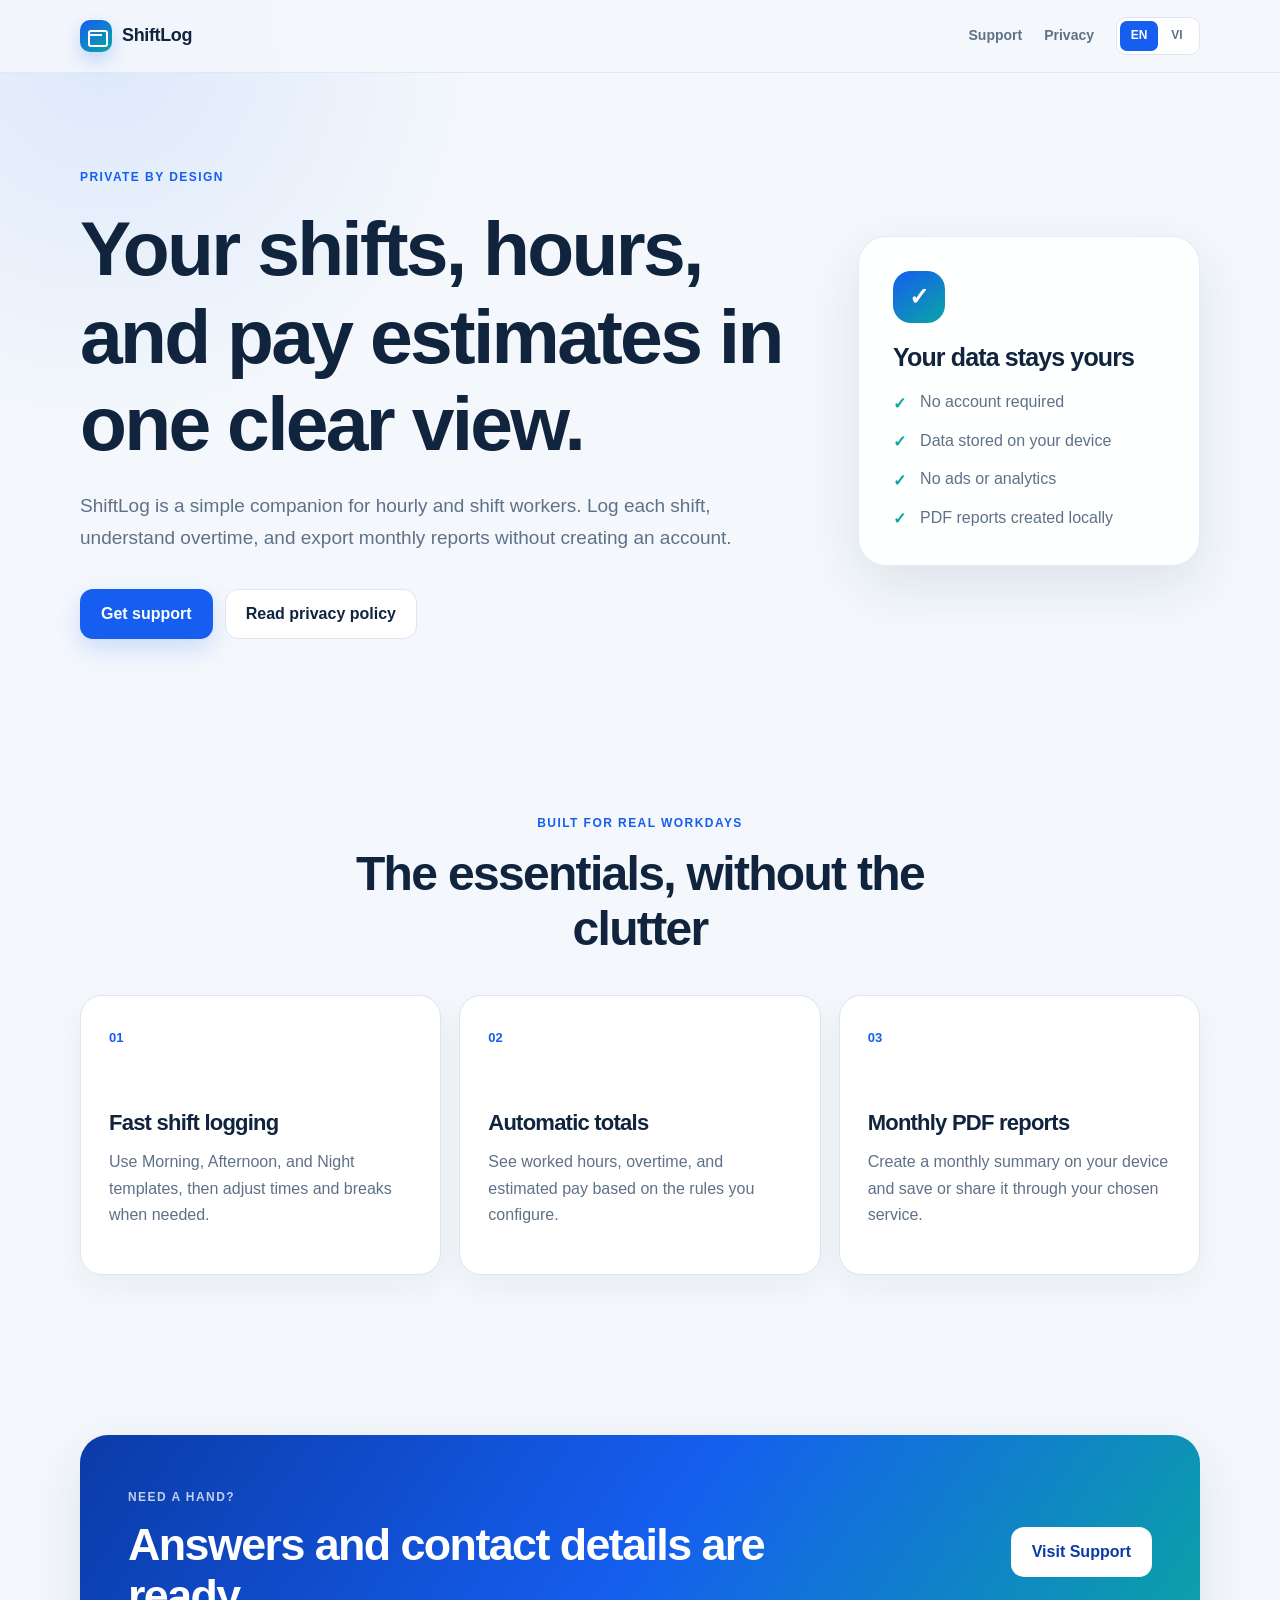
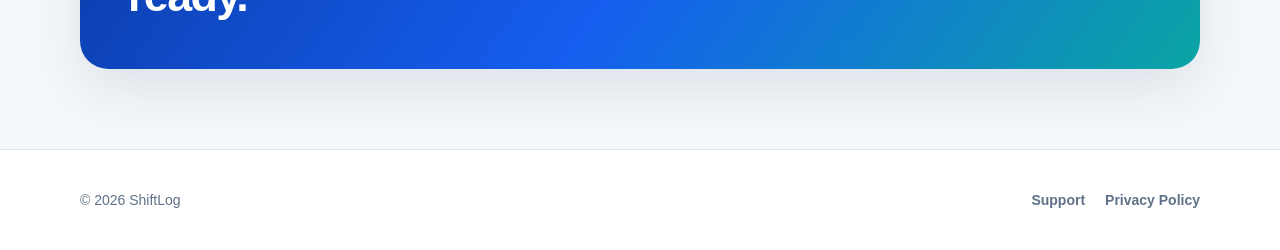
<file: index.html>
<!DOCTYPE html>
<html lang="en">
<head>
  <meta charset="UTF-8" />
  <meta name="viewport" content="width=device-width, initial-scale=1.0" />
  <meta name="theme-color" content="#155eef" />
  <title>ShiftLog - Shift tracking made simple</title>
  <meta
    name="description"
    content="ShiftLog helps shift workers track work hours, overtime, and estimated pay privately on their device."
  />
  <link rel="stylesheet" href="styles.css" />
  <script src="language.js" defer></script>
</head>
<body>
  <header class="site-header">
    <div class="nav container-wide">
      <a class="brand" href="index.html" aria-label="ShiftLog home">
        <span class="brand-mark" aria-hidden="true"></span>
        <span>ShiftLog</span>
      </a>
      <nav class="nav-links" aria-label="Primary navigation">
        <a href="support.html" data-en="Support" data-vi="Hỗ trợ">Support</a>
        <a href="privacy.html" data-en="Privacy" data-vi="Quyền riêng tư">Privacy</a>
        <div class="language-switcher" aria-label="Language">
          <button type="button" data-language="en">EN</button>
          <button type="button" data-language="vi">VI</button>
        </div>
      </nav>
    </div>
  </header>

  <main>
    <section class="hero container-wide">
      <div class="hero-copy">
        <span class="eyebrow" data-en="Private by design" data-vi="Riêng tư ngay từ thiết kế">
          Private by design
        </span>
        <h1
          data-en="Your shifts, hours, and pay estimates in one clear view."
          data-vi="Ca làm, giờ công và lương ước tính trong một giao diện rõ ràng."
        >
          Your shifts, hours, and pay estimates in one clear view.
        </h1>
        <p
          class="lead"
          data-en="ShiftLog is a simple companion for hourly and shift workers. Log each shift, understand overtime, and export monthly reports without creating an account."
          data-vi="ShiftLog là công cụ đơn giản dành cho người làm theo giờ và theo ca. Ghi ca, theo dõi tăng ca và xuất báo cáo tháng mà không cần tạo tài khoản."
        >
          ShiftLog is a simple companion for hourly and shift workers. Log each
          shift, understand overtime, and export monthly reports without creating
          an account.
        </p>
        <div class="hero-actions">
          <a class="button" href="support.html" data-en="Get support" data-vi="Nhận hỗ trợ">
            Get support
          </a>
          <a
            class="button secondary"
            href="privacy.html"
            data-en="Read privacy policy"
            data-vi="Đọc chính sách riêng tư"
          >
            Read privacy policy
          </a>
        </div>
      </div>

      <div class="privacy-card" aria-label="Privacy summary">
        <div class="privacy-icon" aria-hidden="true">✓</div>
        <h2 data-en="Your data stays yours" data-vi="Dữ liệu của bạn thuộc về bạn">
          Your data stays yours
        </h2>
        <ul class="check-list">
          <li data-en="No account required" data-vi="Không cần tài khoản">No account required</li>
          <li data-en="Data stored on your device" data-vi="Dữ liệu lưu trên thiết bị">
            Data stored on your device
          </li>
          <li data-en="No ads or analytics" data-vi="Không quảng cáo hay phân tích">
            No ads or analytics
          </li>
          <li data-en="PDF reports created locally" data-vi="Báo cáo PDF tạo ngay trên máy">
            PDF reports created locally
          </li>
        </ul>
      </div>
    </section>

    <section class="section container-wide">
      <div class="section-heading">
        <span class="eyebrow" data-en="Built for real workdays" data-vi="Dành cho ngày làm việc thực tế">
          Built for real workdays
        </span>
        <h2 data-en="The essentials, without the clutter" data-vi="Đủ tính năng cần thiết, không rườm rà">
          The essentials, without the clutter
        </h2>
      </div>
      <div class="feature-grid">
        <article class="feature-card">
          <span class="feature-number">01</span>
          <h3 data-en="Fast shift logging" data-vi="Ghi ca nhanh">Fast shift logging</h3>
          <p
            data-en="Use Morning, Afternoon, and Night templates, then adjust times and breaks when needed."
            data-vi="Dùng mẫu Ca sáng, Ca chiều và Ca đêm, sau đó điều chỉnh giờ và thời gian nghỉ khi cần."
          >
            Use Morning, Afternoon, and Night templates, then adjust times and
            breaks when needed.
          </p>
        </article>
        <article class="feature-card">
          <span class="feature-number">02</span>
          <h3 data-en="Automatic totals" data-vi="Tự động tổng hợp">Automatic totals</h3>
          <p
            data-en="See worked hours, overtime, and estimated pay based on the rules you configure."
            data-vi="Xem giờ làm, giờ tăng ca và lương ước tính theo quy tắc bạn cài đặt."
          >
            See worked hours, overtime, and estimated pay based on the rules you
            configure.
          </p>
        </article>
        <article class="feature-card">
          <span class="feature-number">03</span>
          <h3 data-en="Monthly PDF reports" data-vi="Báo cáo PDF hàng tháng">
            Monthly PDF reports
          </h3>
          <p
            data-en="Create a monthly summary on your device and save or share it through your chosen service."
            data-vi="Tạo báo cáo tháng ngay trên thiết bị rồi lưu hoặc chia sẻ qua dịch vụ bạn chọn."
          >
            Create a monthly summary on your device and save or share it through
            your chosen service.
          </p>
        </article>
      </div>
    </section>

    <section class="section container-wide">
      <div class="callout">
        <div>
          <span class="eyebrow light" data-en="Need a hand?" data-vi="Bạn cần trợ giúp?">
            Need a hand?
          </span>
          <h2
            data-en="Answers and contact details are ready."
            data-vi="Câu trả lời và thông tin liên hệ luôn sẵn sàng."
          >
            Answers and contact details are ready.
          </h2>
        </div>
        <a class="button light-button" href="support.html" data-en="Visit Support" data-vi="Đến trang Hỗ trợ">
          Visit Support
        </a>
      </div>
    </section>
  </main>

  <footer class="site-footer">
    <div class="container-wide footer-content">
      <p>&copy; 2026 ShiftLog</p>
      <div>
        <a href="support.html" data-en="Support" data-vi="Hỗ trợ">Support</a>
        <a href="privacy.html" data-en="Privacy Policy" data-vi="Chính sách riêng tư">
          Privacy Policy
        </a>
      </div>
    </div>
  </footer>
</body>
</html>
</file>
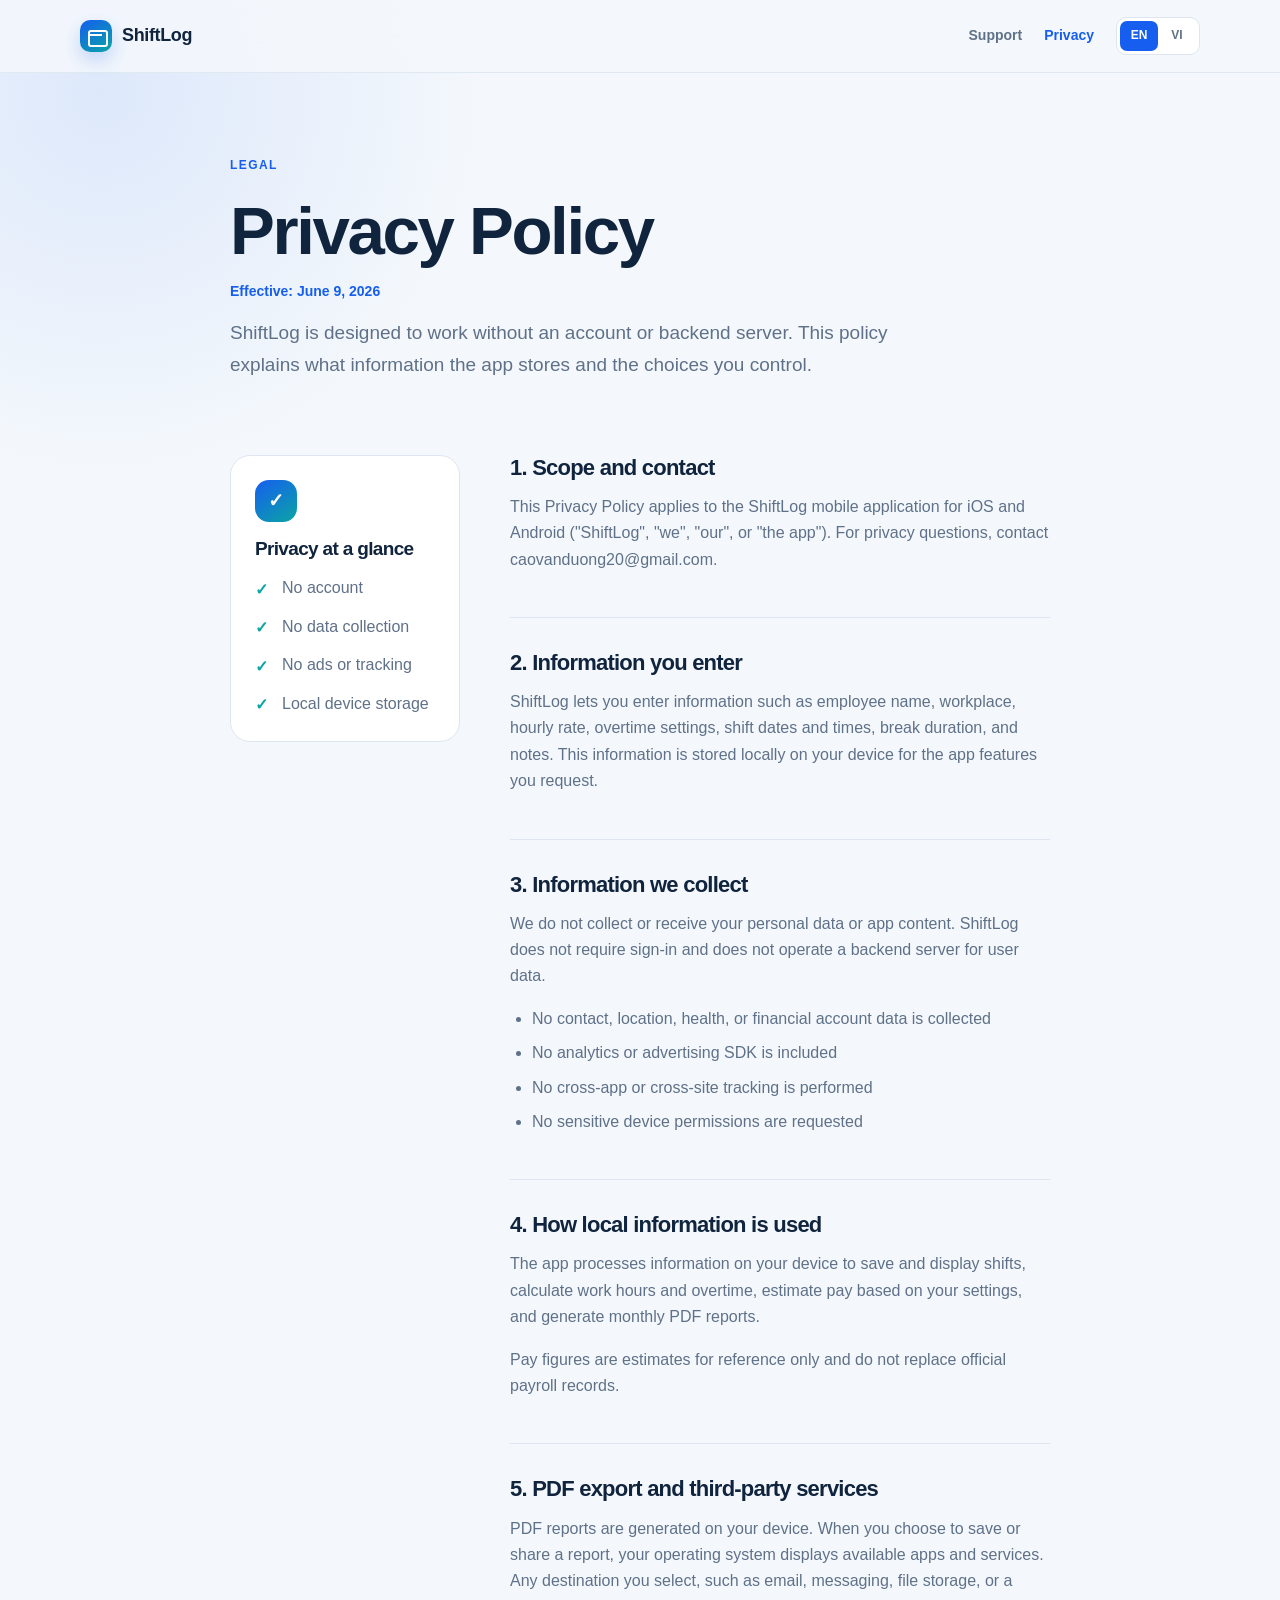
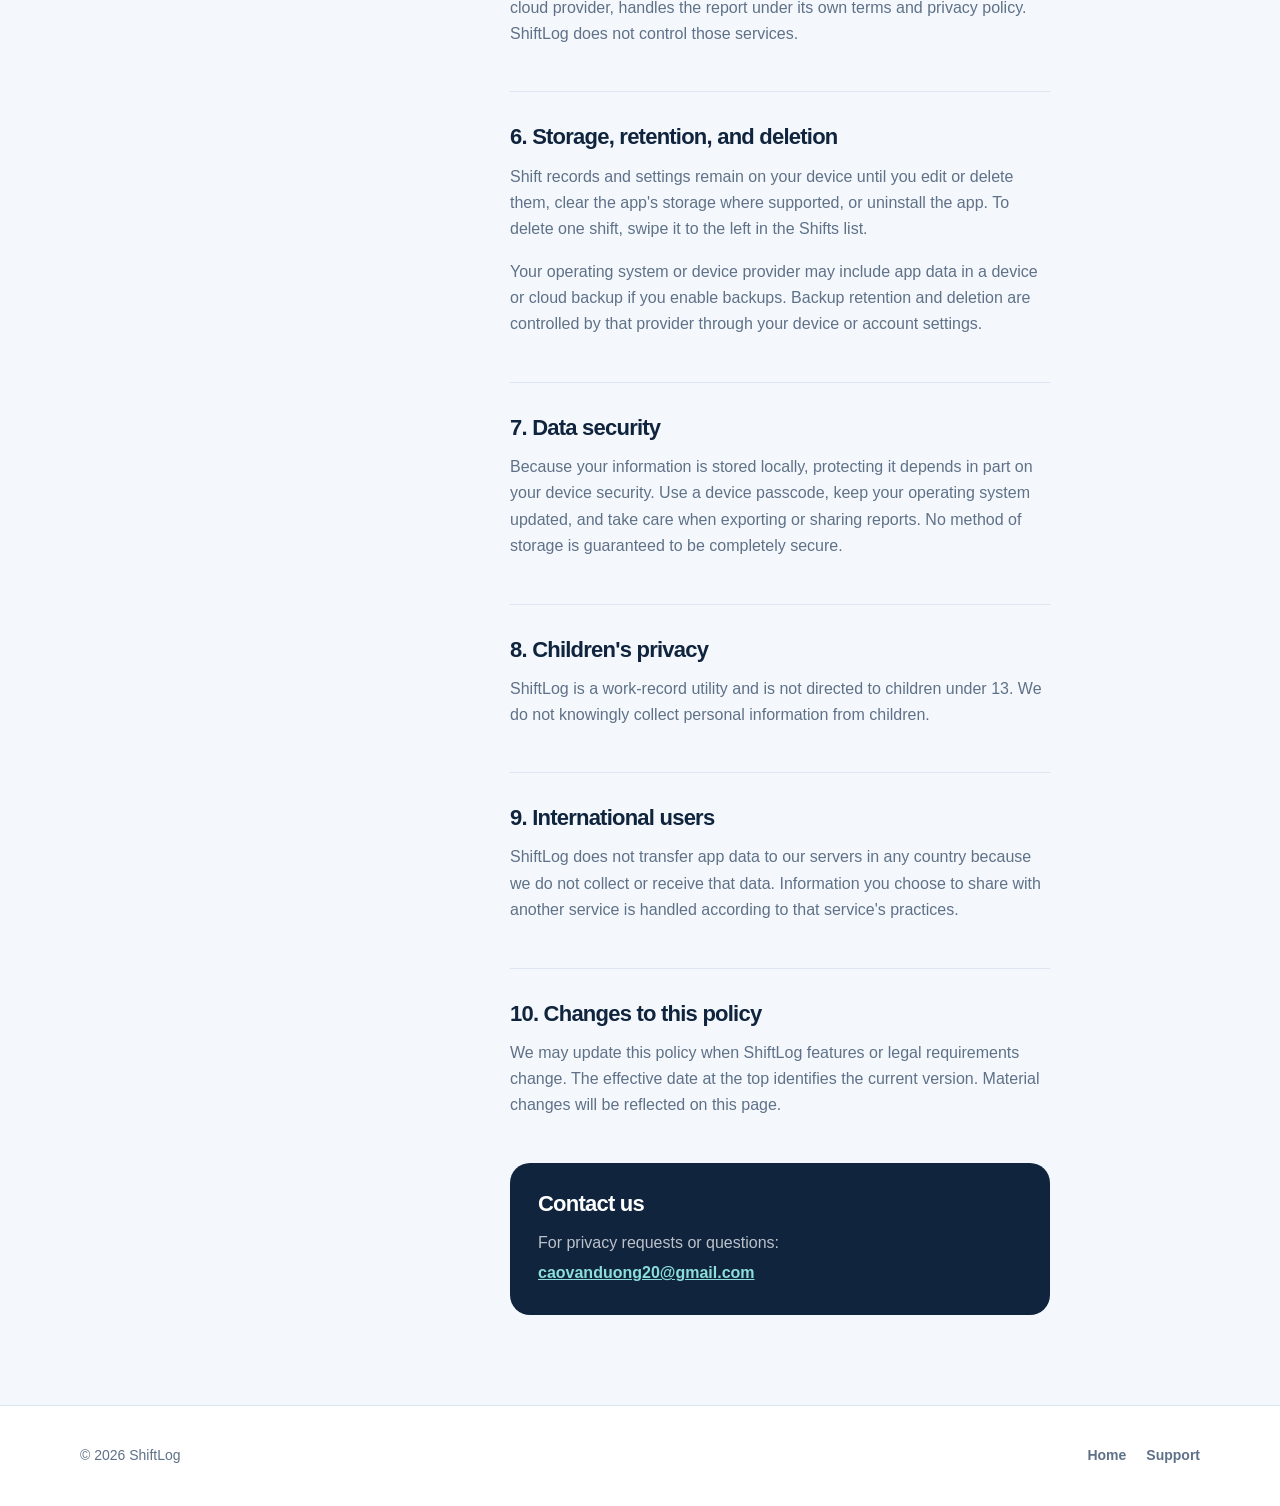
<file: privacy.html>
<!DOCTYPE html>
<html lang="en">
<head>
  <meta charset="UTF-8" />
  <meta name="viewport" content="width=device-width, initial-scale=1.0" />
  <meta name="theme-color" content="#155eef" />
  <title>ShiftLog Privacy Policy</title>
  <meta
    name="description"
    content="ShiftLog Privacy Policy: what information is stored, how it is used, and how users can delete it."
  />
  <link rel="stylesheet" href="styles.css" />
  <script src="language.js" defer></script>
</head>
<body>
  <header class="site-header">
    <div class="nav container-wide">
      <a class="brand" href="index.html" aria-label="ShiftLog home">
        <span class="brand-mark" aria-hidden="true"></span>
        <span>ShiftLog</span>
      </a>
      <nav class="nav-links" aria-label="Primary navigation">
        <a href="support.html" data-en="Support" data-vi="Hỗ trợ">Support</a>
        <a class="active" href="privacy.html" data-en="Privacy" data-vi="Quyền riêng tư">
          Privacy
        </a>
        <div class="language-switcher" aria-label="Language">
          <button type="button" data-language="en">EN</button>
          <button type="button" data-language="vi">VI</button>
        </div>
      </nav>
    </div>
  </header>

  <main class="legal-main">
    <section class="legal-hero container-narrow">
      <span class="eyebrow" data-en="Legal" data-vi="Pháp lý">Legal</span>
      <h1 data-en="Privacy Policy" data-vi="Chính sách riêng tư">Privacy Policy</h1>
      <p class="updated" data-en="Effective: June 9, 2026" data-vi="Có hiệu lực: 9 tháng 6, 2026">
        Effective: June 9, 2026
      </p>
      <p
        class="lead"
        data-en="ShiftLog is designed to work without an account or backend server. This policy explains what information the app stores and the choices you control."
        data-vi="ShiftLog được thiết kế để hoạt động không cần tài khoản hay máy chủ backend. Chính sách này giải thích thông tin app lưu và các lựa chọn do bạn kiểm soát."
      >
        ShiftLog is designed to work without an account or backend server. This
        policy explains what information the app stores and the choices you
        control.
      </p>
    </section>

    <div class="container-narrow legal-layout">
      <aside class="policy-summary">
        <span class="privacy-icon small" aria-hidden="true">✓</span>
        <h2 data-en="Privacy at a glance" data-vi="Quyền riêng tư tóm tắt">
          Privacy at a glance
        </h2>
        <ul class="check-list">
          <li data-en="No account" data-vi="Không tài khoản">No account</li>
          <li data-en="No data collection" data-vi="Không thu thập dữ liệu">No data collection</li>
          <li data-en="No ads or tracking" data-vi="Không quảng cáo hay theo dõi">
            No ads or tracking
          </li>
          <li data-en="Local device storage" data-vi="Lưu cục bộ trên thiết bị">
            Local device storage
          </li>
        </ul>
      </aside>

      <article class="policy-content">
        <section>
          <h2 data-en="1. Scope and contact" data-vi="1. Phạm vi và liên hệ">
            1. Scope and contact
          </h2>
          <p
            data-en='This Privacy Policy applies to the ShiftLog mobile application for iOS and Android ("ShiftLog", "we", "our", or "the app"). For privacy questions, contact caovanduong20@gmail.com.'
            data-vi='Chính sách này áp dụng cho ứng dụng ShiftLog trên iOS và Android ("ShiftLog", "chúng tôi" hoặc "app"). Với câu hỏi về quyền riêng tư, liên hệ caovanduong20@gmail.com.'
          >
            This Privacy Policy applies to the ShiftLog mobile application for
            iOS and Android ("ShiftLog", "we", "our", or "the app"). For privacy
            questions, contact
            <a href="mailto:caovanduong20@gmail.com">caovanduong20@gmail.com</a>.
          </p>
        </section>

        <section>
          <h2 data-en="2. Information you enter" data-vi="2. Thông tin bạn nhập">
            2. Information you enter
          </h2>
          <p
            data-en="ShiftLog lets you enter information such as employee name, workplace, hourly rate, overtime settings, shift dates and times, break duration, and notes. This information is stored locally on your device for the app features you request."
            data-vi="ShiftLog cho phép bạn nhập tên nhân viên, nơi làm việc, lương theo giờ, cài đặt tăng ca, ngày giờ ca làm, thời gian nghỉ và ghi chú. Thông tin này được lưu cục bộ trên thiết bị để cung cấp các tính năng bạn sử dụng."
          >
            ShiftLog lets you enter information such as employee name, workplace,
            hourly rate, overtime settings, shift dates and times, break duration,
            and notes. This information is stored locally on your device for the
            app features you request.
          </p>
        </section>

        <section>
          <h2 data-en="3. Information we collect" data-vi="3. Thông tin chúng tôi thu thập">
            3. Information we collect
          </h2>
          <p
            data-en="We do not collect or receive your personal data or app content. ShiftLog does not require sign-in and does not operate a backend server for user data."
            data-vi="Chúng tôi không thu thập hoặc nhận dữ liệu cá nhân hay nội dung trong app của bạn. ShiftLog không yêu cầu đăng nhập và không vận hành máy chủ backend cho dữ liệu người dùng."
          >
            We do not collect or receive your personal data or app content.
            ShiftLog does not require sign-in and does not operate a backend
            server for user data.
          </p>
          <ul>
            <li data-en="No contact, location, health, or financial account data is collected" data-vi="Không thu thập liên hệ, vị trí, sức khỏe hay tài khoản tài chính">
              No contact, location, health, or financial account data is collected
            </li>
            <li data-en="No analytics or advertising SDK is included" data-vi="Không tích hợp SDK phân tích hay quảng cáo">
              No analytics or advertising SDK is included
            </li>
            <li data-en="No cross-app or cross-site tracking is performed" data-vi="Không theo dõi giữa các app hoặc website">
              No cross-app or cross-site tracking is performed
            </li>
            <li data-en="No sensitive device permissions are requested" data-vi="Không yêu cầu quyền thiết bị nhạy cảm">
              No sensitive device permissions are requested
            </li>
          </ul>
        </section>

        <section>
          <h2 data-en="4. How local information is used" data-vi="4. Cách dùng thông tin cục bộ">
            4. How local information is used
          </h2>
          <p
            data-en="The app processes information on your device to save and display shifts, calculate work hours and overtime, estimate pay based on your settings, and generate monthly PDF reports."
            data-vi="App xử lý thông tin trên thiết bị để lưu và hiển thị ca làm, tính giờ công và tăng ca, ước tính lương theo cài đặt và tạo báo cáo PDF hàng tháng."
          >
            The app processes information on your device to save and display
            shifts, calculate work hours and overtime, estimate pay based on your
            settings, and generate monthly PDF reports.
          </p>
          <p
            data-en="Pay figures are estimates for reference only and do not replace official payroll records."
            data-vi="Số liệu lương chỉ là ước tính tham khảo và không thay thế hồ sơ lương chính thức."
          >
            Pay figures are estimates for reference only and do not replace
            official payroll records.
          </p>
        </section>

        <section>
          <h2 data-en="5. PDF export and third-party services" data-vi="5. Xuất PDF và dịch vụ bên thứ ba">
            5. PDF export and third-party services
          </h2>
          <p
            data-en="PDF reports are generated on your device. When you choose to save or share a report, your operating system displays available apps and services. Any destination you select, such as email, messaging, file storage, or a cloud provider, handles the report under its own terms and privacy policy. ShiftLog does not control those services."
            data-vi="Báo cáo PDF được tạo trên thiết bị. Khi bạn chọn lưu hoặc chia sẻ, hệ điều hành hiển thị các app và dịch vụ có sẵn. Nơi bạn chọn như email, nhắn tin, lưu tệp hoặc đám mây sẽ xử lý báo cáo theo điều khoản và chính sách riêng của họ. ShiftLog không kiểm soát các dịch vụ đó."
          >
            PDF reports are generated on your device. When you choose to save or
            share a report, your operating system displays available apps and
            services. Any destination you select, such as email, messaging, file
            storage, or a cloud provider, handles the report under its own terms
            and privacy policy. ShiftLog does not control those services.
          </p>
        </section>

        <section>
          <h2 data-en="6. Storage, retention, and deletion" data-vi="6. Lưu trữ, thời hạn và xóa dữ liệu">
            6. Storage, retention, and deletion
          </h2>
          <p
            data-en="Shift records and settings remain on your device until you edit or delete them, clear the app's storage where supported, or uninstall the app. To delete one shift, swipe it to the left in the Shifts list."
            data-vi="Ca làm và cài đặt nằm trên thiết bị cho đến khi bạn sửa hoặc xóa, xóa bộ nhớ app nếu hệ điều hành hỗ trợ, hoặc gỡ cài đặt app. Để xóa một ca, vuốt ca đó sang trái trong danh sách Shifts."
          >
            Shift records and settings remain on your device until you edit or
            delete them, clear the app's storage where supported, or uninstall
            the app. To delete one shift, swipe it to the left in the Shifts list.
          </p>
          <p
            data-en="Your operating system or device provider may include app data in a device or cloud backup if you enable backups. Backup retention and deletion are controlled by that provider through your device or account settings."
            data-vi="Hệ điều hành hoặc nhà cung cấp thiết bị có thể đưa dữ liệu app vào bản sao lưu thiết bị hoặc đám mây nếu bạn bật sao lưu. Thời hạn và cách xóa bản sao lưu do nhà cung cấp đó quản lý qua cài đặt thiết bị hoặc tài khoản."
          >
            Your operating system or device provider may include app data in a
            device or cloud backup if you enable backups. Backup retention and
            deletion are controlled by that provider through your device or
            account settings.
          </p>
        </section>

        <section>
          <h2 data-en="7. Data security" data-vi="7. Bảo mật dữ liệu">7. Data security</h2>
          <p
            data-en="Because your information is stored locally, protecting it depends in part on your device security. Use a device passcode, keep your operating system updated, and take care when exporting or sharing reports. No method of storage is guaranteed to be completely secure."
            data-vi="Vì thông tin được lưu cục bộ, việc bảo vệ dữ liệu phụ thuộc một phần vào bảo mật thiết bị. Hãy dùng mật mã, cập nhật hệ điều hành và cẩn thận khi xuất hoặc chia sẻ báo cáo. Không phương thức lưu trữ nào được đảm bảo an toàn tuyệt đối."
          >
            Because your information is stored locally, protecting it depends in
            part on your device security. Use a device passcode, keep your
            operating system updated, and take care when exporting or sharing
            reports. No method of storage is guaranteed to be completely secure.
          </p>
        </section>

        <section>
          <h2 data-en="8. Children's privacy" data-vi="8. Quyền riêng tư của trẻ em">
            8. Children's privacy
          </h2>
          <p
            data-en="ShiftLog is a work-record utility and is not directed to children under 13. We do not knowingly collect personal information from children."
            data-vi="ShiftLog là công cụ ghi nhận công việc và không hướng đến trẻ em dưới 13 tuổi. Chúng tôi không chủ ý thu thập thông tin cá nhân của trẻ em."
          >
            ShiftLog is a work-record utility and is not directed to children
            under 13. We do not knowingly collect personal information from
            children.
          </p>
        </section>

        <section>
          <h2 data-en="9. International users" data-vi="9. Người dùng quốc tế">
            9. International users
          </h2>
          <p
            data-en="ShiftLog does not transfer app data to our servers in any country because we do not collect or receive that data. Information you choose to share with another service is handled according to that service's practices."
            data-vi="ShiftLog không chuyển dữ liệu app đến máy chủ của chúng tôi tại bất kỳ quốc gia nào vì chúng tôi không thu thập hoặc nhận dữ liệu đó. Thông tin bạn chủ động chia sẻ với dịch vụ khác được xử lý theo chính sách của dịch vụ đó."
          >
            ShiftLog does not transfer app data to our servers in any country
            because we do not collect or receive that data. Information you
            choose to share with another service is handled according to that
            service's practices.
          </p>
        </section>

        <section>
          <h2 data-en="10. Changes to this policy" data-vi="10. Thay đổi chính sách">
            10. Changes to this policy
          </h2>
          <p
            data-en='We may update this policy when ShiftLog features or legal requirements change. The effective date at the top identifies the current version. Material changes will be reflected on this page.'
            data-vi='Chúng tôi có thể cập nhật chính sách khi tính năng ShiftLog hoặc yêu cầu pháp lý thay đổi. Ngày hiệu lực ở đầu trang xác định phiên bản hiện tại. Các thay đổi quan trọng sẽ được thể hiện trên trang này.'
          >
            We may update this policy when ShiftLog features or legal requirements
            change. The effective date at the top identifies the current version.
            Material changes will be reflected on this page.
          </p>
        </section>

        <section class="contact-strip">
          <h2 data-en="Contact us" data-vi="Liên hệ">Contact us</h2>
          <p
            data-en="For privacy requests or questions:"
            data-vi="Với yêu cầu hoặc câu hỏi về quyền riêng tư:"
          >
            For privacy requests or questions:
          </p>
          <a href="mailto:caovanduong20@gmail.com?subject=ShiftLog%20Privacy">
            caovanduong20@gmail.com
          </a>
        </section>
      </article>
    </div>
  </main>

  <footer class="site-footer">
    <div class="container-wide footer-content">
      <p>&copy; 2026 ShiftLog</p>
      <div>
        <a href="index.html" data-en="Home" data-vi="Trang chủ">Home</a>
        <a href="support.html" data-en="Support" data-vi="Hỗ trợ">Support</a>
      </div>
    </div>
  </footer>
</body>
</html>
</file>
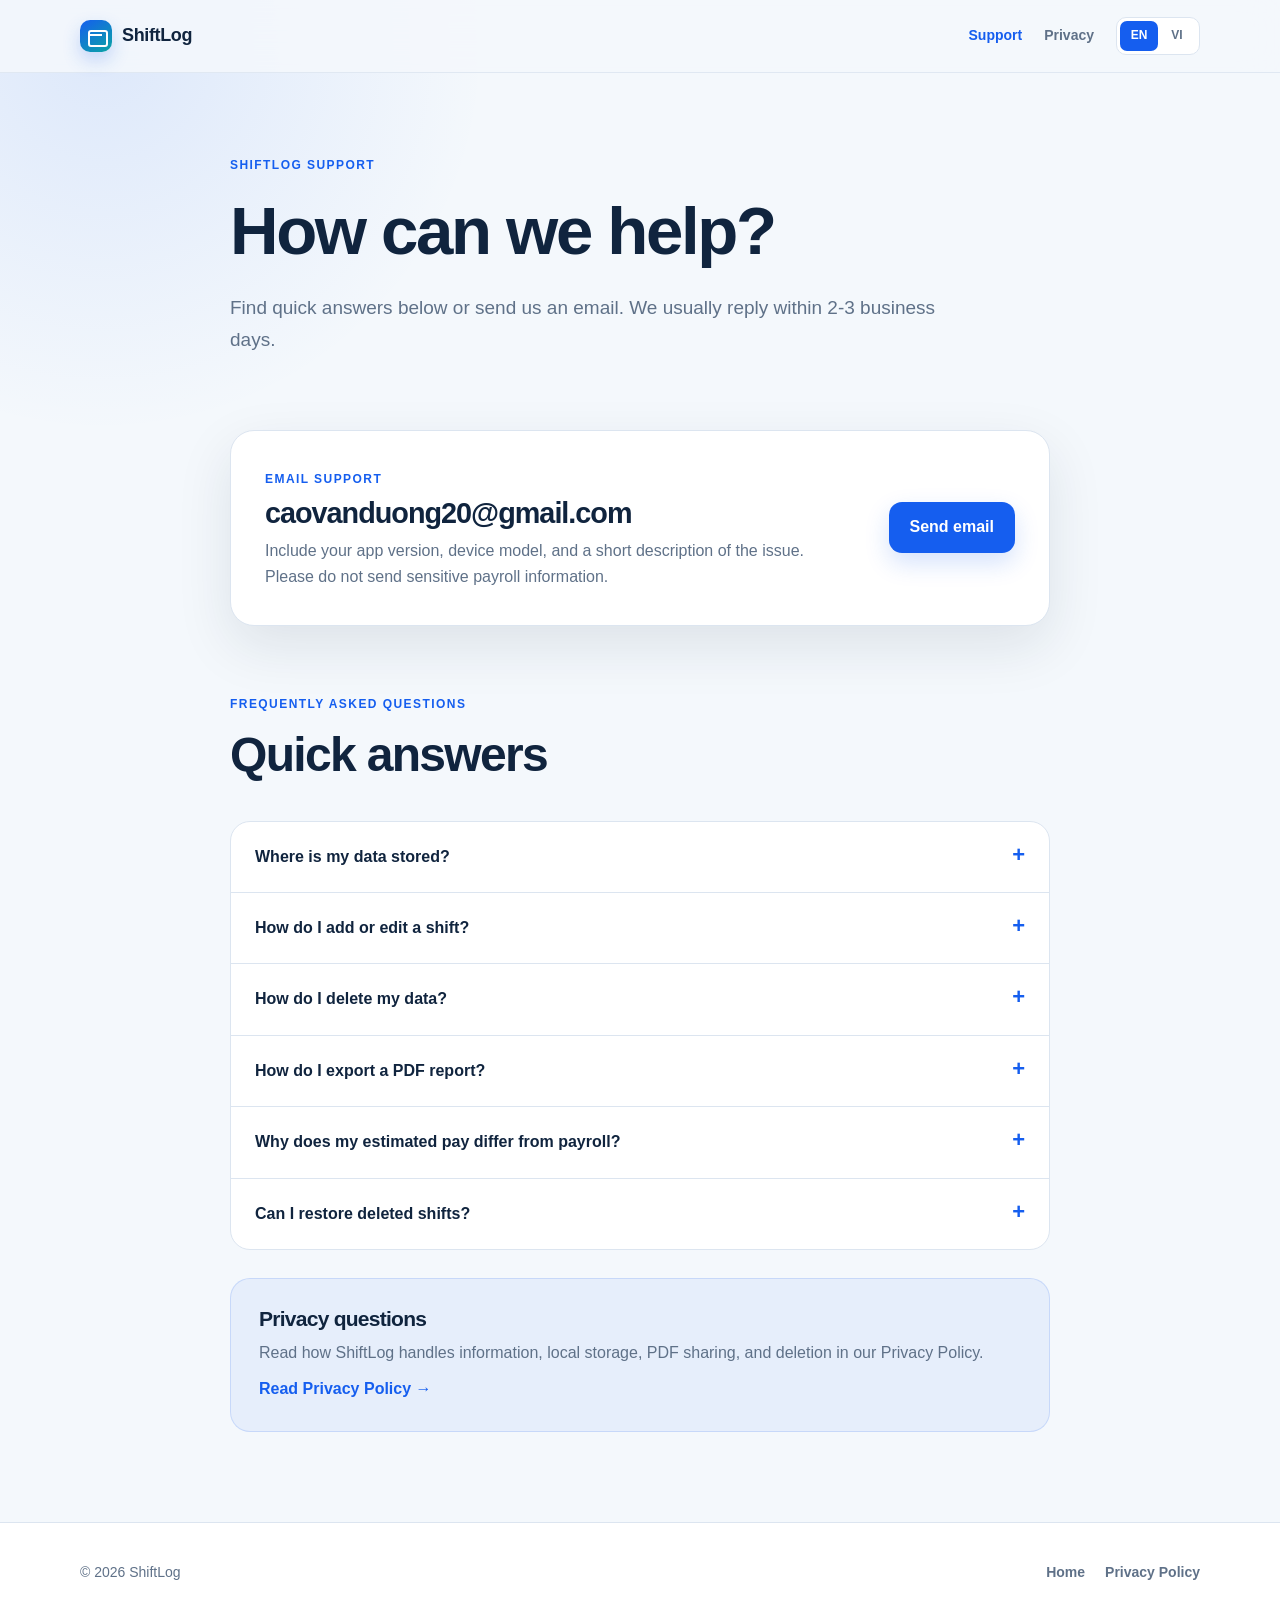
<file: support.html>
<!DOCTYPE html>
<html lang="en">
<head>
  <meta charset="UTF-8" />
  <meta name="viewport" content="width=device-width, initial-scale=1.0" />
  <meta name="theme-color" content="#155eef" />
  <title>ShiftLog Support</title>
  <meta
    name="description"
    content="Get help with ShiftLog, including shift logging, PDF export, data deletion, and privacy."
  />
  <link rel="stylesheet" href="styles.css" />
  <script src="language.js" defer></script>
</head>
<body>
  <header class="site-header">
    <div class="nav container-wide">
      <a class="brand" href="index.html" aria-label="ShiftLog home">
        <span class="brand-mark" aria-hidden="true"></span>
        <span>ShiftLog</span>
      </a>
      <nav class="nav-links" aria-label="Primary navigation">
        <a class="active" href="support.html" data-en="Support" data-vi="Hỗ trợ">Support</a>
        <a href="privacy.html" data-en="Privacy" data-vi="Quyền riêng tư">Privacy</a>
        <div class="language-switcher" aria-label="Language">
          <button type="button" data-language="en">EN</button>
          <button type="button" data-language="vi">VI</button>
        </div>
      </nav>
    </div>
  </header>

  <main class="legal-main">
    <section class="legal-hero container-narrow">
      <span class="eyebrow" data-en="ShiftLog Support" data-vi="Hỗ trợ ShiftLog">ShiftLog Support</span>
      <h1 data-en="How can we help?" data-vi="Chúng tôi có thể giúp gì?">How can we help?</h1>
      <p
        class="lead"
        data-en="Find quick answers below or send us an email. We usually reply within 2-3 business days."
        data-vi="Xem câu trả lời nhanh bên dưới hoặc gửi email cho chúng tôi. Thời gian phản hồi thường trong 2-3 ngày làm việc."
      >
        Find quick answers below or send us an email. We usually reply within
        2-3 business days.
      </p>
    </section>

    <div class="container-narrow content-stack">
      <section class="contact-card">
        <div>
          <span class="small-label" data-en="Email support" data-vi="Hỗ trợ qua email">
            Email support
          </span>
          <h2>caovanduong20@gmail.com</h2>
          <p
            data-en="Include your app version, device model, and a short description of the issue. Please do not send sensitive payroll information."
            data-vi="Hãy ghi phiên bản app, mẫu thiết bị và mô tả ngắn về vấn đề. Vui lòng không gửi thông tin bảng lương nhạy cảm."
          >
            Include your app version, device model, and a short description of
            the issue. Please do not send sensitive payroll information.
          </p>
        </div>
        <a
          class="button"
          href="mailto:caovanduong20@gmail.com?subject=ShiftLog%20Support"
          data-en="Send email"
          data-vi="Gửi email"
        >
          Send email
        </a>
      </section>

      <section class="legal-section">
        <div class="section-heading left">
          <span class="eyebrow" data-en="Frequently asked questions" data-vi="Câu hỏi thường gặp">
            Frequently asked questions
          </span>
          <h2 data-en="Quick answers" data-vi="Câu trả lời nhanh">Quick answers</h2>
        </div>

        <div class="faq-list">
          <details>
            <summary data-en="Where is my data stored?" data-vi="Dữ liệu của tôi được lưu ở đâu?">
              Where is my data stored?
            </summary>
            <p
              data-en="Shift records and settings are stored locally on your device. ShiftLog does not require an account and does not send this data to a ShiftLog server."
              data-vi="Ca làm và cài đặt được lưu cục bộ trên thiết bị. ShiftLog không yêu cầu tài khoản và không gửi dữ liệu này đến máy chủ của ShiftLog."
            >
              Shift records and settings are stored locally on your device.
              ShiftLog does not require an account and does not send this data to
              a ShiftLog server.
            </p>
          </details>

          <details>
            <summary data-en="How do I add or edit a shift?" data-vi="Làm sao thêm hoặc sửa ca?">
              How do I add or edit a shift?
            </summary>
            <p
              data-en="Open the Shifts tab and tap the plus button to add a shift. Tap an existing shift to edit its date, times, break, workplace, or notes."
              data-vi="Mở mục Shifts và nhấn nút dấu cộng để thêm ca. Chạm vào ca đã có để sửa ngày, giờ, thời gian nghỉ, nơi làm việc hoặc ghi chú."
            >
              Open the Shifts tab and tap the plus button to add a shift. Tap an
              existing shift to edit its date, times, break, workplace, or notes.
            </p>
          </details>

          <details>
            <summary data-en="How do I delete my data?" data-vi="Làm sao xóa dữ liệu?">
              How do I delete my data?
            </summary>
            <p
              data-en="In the Shifts list, swipe a shift to the left to delete it. To remove all ShiftLog data stored by the app, uninstall the app. Device or cloud backups are controlled separately by your operating system provider."
              data-vi="Trong danh sách Shifts, vuốt một ca sang trái để xóa. Để xóa toàn bộ dữ liệu ShiftLog do app lưu, hãy gỡ cài đặt app. Bản sao lưu thiết bị hoặc đám mây được quản lý riêng bởi nhà cung cấp hệ điều hành."
            >
              In the Shifts list, swipe a shift to the left to delete it. To
              remove all ShiftLog data stored by the app, uninstall the app.
              Device or cloud backups are controlled separately by your operating
              system provider.
            </p>
          </details>

          <details>
            <summary data-en="How do I export a PDF report?" data-vi="Làm sao xuất báo cáo PDF?">
              How do I export a PDF report?
            </summary>
            <p
              data-en="Open Reports, choose the month, and tap Export monthly PDF. The report is created on your device, then the system share sheet lets you choose where to save or send it."
              data-vi="Mở Reports, chọn tháng và nhấn Export monthly PDF. Báo cáo được tạo trên thiết bị, sau đó bảng chia sẻ hệ thống cho phép bạn chọn nơi lưu hoặc gửi."
            >
              Open Reports, choose the month, and tap Export monthly PDF. The
              report is created on your device, then the system share sheet lets
              you choose where to save or send it.
            </p>
          </details>

          <details>
            <summary
              data-en="Why does my estimated pay differ from payroll?"
              data-vi="Tại sao lương ước tính khác bảng lương?"
            >
              Why does my estimated pay differ from payroll?
            </summary>
            <p
              data-en="ShiftLog calculates an estimate using your hourly rate, standard daily hours, and overtime multiplier. Taxes, allowances, deductions, special rates, and employer rules may not be included. Your employer's payroll statement is the official source."
              data-vi="ShiftLog ước tính dựa trên lương theo giờ, giờ chuẩn mỗi ngày và hệ số tăng ca bạn cài đặt. Thuế, phụ cấp, khấu trừ, mức lương đặc biệt và quy định của công ty có thể chưa được tính. Bảng lương của công ty là nguồn chính thức."
            >
              ShiftLog calculates an estimate using your hourly rate, standard
              daily hours, and overtime multiplier. Taxes, allowances,
              deductions, special rates, and employer rules may not be included.
              Your employer's payroll statement is the official source.
            </p>
          </details>

          <details>
            <summary data-en="Can I restore deleted shifts?" data-vi="Có thể khôi phục ca đã xóa không?">
              Can I restore deleted shifts?
            </summary>
            <p
              data-en="ShiftLog does not currently include an undo or cloud restore feature. Export reports you need to keep before deleting records or uninstalling the app."
              data-vi="ShiftLog hiện chưa có tính năng hoàn tác hoặc khôi phục từ đám mây. Hãy xuất những báo cáo cần lưu trước khi xóa dữ liệu hoặc gỡ app."
            >
              ShiftLog does not currently include an undo or cloud restore
              feature. Export reports you need to keep before deleting records or
              uninstalling the app.
            </p>
          </details>
        </div>
      </section>

      <section class="notice">
        <h2 data-en="Privacy questions" data-vi="Câu hỏi về quyền riêng tư">Privacy questions</h2>
        <p
          data-en="Read how ShiftLog handles information, local storage, PDF sharing, and deletion in our Privacy Policy."
          data-vi="Đọc cách ShiftLog xử lý thông tin, lưu trữ cục bộ, chia sẻ PDF và xóa dữ liệu trong Chính sách riêng tư."
        >
          Read how ShiftLog handles information, local storage, PDF sharing, and
          deletion in our Privacy Policy.
        </p>
        <a href="privacy.html" data-en="Read Privacy Policy →" data-vi="Đọc Chính sách riêng tư →">
          Read Privacy Policy →
        </a>
      </section>
    </div>
  </main>

  <footer class="site-footer">
    <div class="container-wide footer-content">
      <p>&copy; 2026 ShiftLog</p>
      <div>
        <a href="index.html" data-en="Home" data-vi="Trang chủ">Home</a>
        <a href="privacy.html" data-en="Privacy Policy" data-vi="Chính sách riêng tư">
          Privacy Policy
        </a>
      </div>
    </div>
  </footer>
</body>
</html>
</file>
<file: styles.css>
:root {
  --primary: #155eef;
  --primary-dark: #0b3ba7;
  --secondary: #0ba5a4;
  --ink: #10243e;
  --muted: #5f7188;
  --line: #dce5f0;
  --surface: #f4f8fc;
  --white: #ffffff;
  --shadow: 0 20px 55px rgba(16, 36, 62, 0.1);
}

* {
  box-sizing: border-box;
}

html {
  scroll-behavior: smooth;
}

body {
  margin: 0;
  color: var(--ink);
  background:
    radial-gradient(circle at 8% 3%, rgba(21, 94, 239, 0.1), transparent 24rem),
    var(--surface);
  font-family: Inter, ui-sans-serif, -apple-system, BlinkMacSystemFont, "Segoe UI",
    sans-serif;
  font-size: 16px;
  line-height: 1.65;
  -webkit-font-smoothing: antialiased;
}

a {
  color: var(--primary);
}

button,
a {
  -webkit-tap-highlight-color: transparent;
}

.container-wide {
  width: min(1120px, calc(100% - 40px));
  margin-inline: auto;
}

.container-narrow {
  width: min(820px, calc(100% - 40px));
  margin-inline: auto;
}

.site-header {
  position: sticky;
  z-index: 10;
  top: 0;
  border-bottom: 1px solid rgba(220, 229, 240, 0.85);
  background: rgba(244, 248, 252, 0.88);
  backdrop-filter: blur(18px);
}

.nav {
  display: flex;
  min-height: 72px;
  align-items: center;
  justify-content: space-between;
  gap: 24px;
}

.brand {
  display: inline-flex;
  align-items: center;
  gap: 10px;
  color: var(--ink);
  font-size: 18px;
  font-weight: 800;
  letter-spacing: -0.02em;
  text-decoration: none;
}

.brand-mark {
  position: relative;
  width: 32px;
  height: 32px;
  border-radius: 10px;
  background: linear-gradient(145deg, var(--primary), var(--secondary));
  box-shadow: 0 8px 18px rgba(21, 94, 239, 0.22);
}

.brand-mark::before,
.brand-mark::after {
  position: absolute;
  content: "";
  background: var(--white);
}

.brand-mark::before {
  width: 16px;
  height: 13px;
  left: 8px;
  top: 10px;
  border: 2px solid var(--white);
  border-radius: 3px;
  background: transparent;
}

.brand-mark::after {
  width: 12px;
  height: 2px;
  left: 10px;
  top: 14px;
}

.nav-links {
  display: flex;
  align-items: center;
  gap: 22px;
}

.nav-links > a {
  color: var(--muted);
  font-size: 14px;
  font-weight: 700;
  text-decoration: none;
}

.nav-links > a:hover,
.nav-links > a.active {
  color: var(--primary);
}

.language-switcher {
  display: flex;
  padding: 3px;
  border: 1px solid var(--line);
  border-radius: 10px;
  background: var(--white);
}

.language-switcher button {
  min-width: 38px;
  border: 0;
  border-radius: 7px;
  padding: 5px 7px;
  color: var(--muted);
  background: transparent;
  font: inherit;
  font-size: 12px;
  font-weight: 800;
  cursor: pointer;
}

.language-switcher button.active {
  color: var(--white);
  background: var(--primary);
}

.hero {
  display: grid;
  grid-template-columns: minmax(0, 1.35fr) minmax(300px, 0.65fr);
  align-items: center;
  gap: 68px;
  min-height: 650px;
  padding-block: 90px;
}

.eyebrow,
.small-label {
  display: inline-block;
  color: var(--primary);
  font-size: 12px;
  font-weight: 800;
  letter-spacing: 0.12em;
  text-transform: uppercase;
}

h1,
h2,
h3,
p {
  margin-top: 0;
}

h1,
h2,
h3 {
  letter-spacing: -0.035em;
  line-height: 1.14;
}

.hero h1,
.legal-hero h1 {
  margin: 16px 0 22px;
  font-size: clamp(2.7rem, 6vw, 4.8rem);
}

.lead {
  max-width: 720px;
  color: var(--muted);
  font-size: 19px;
  line-height: 1.7;
}

.hero-actions {
  display: flex;
  flex-wrap: wrap;
  gap: 12px;
  margin-top: 34px;
}

.button {
  display: inline-flex;
  min-height: 48px;
  align-items: center;
  justify-content: center;
  border: 1px solid transparent;
  border-radius: 13px;
  padding: 11px 20px;
  color: var(--white);
  background: var(--primary);
  box-shadow: 0 10px 24px rgba(21, 94, 239, 0.18);
  font-weight: 800;
  text-decoration: none;
  transition: transform 160ms ease, box-shadow 160ms ease;
}

.button:hover {
  transform: translateY(-2px);
  box-shadow: 0 14px 30px rgba(21, 94, 239, 0.25);
}

.button.secondary {
  border-color: var(--line);
  color: var(--ink);
  background: var(--white);
  box-shadow: none;
}

.privacy-card {
  padding: 34px;
  border: 1px solid rgba(21, 94, 239, 0.12);
  border-radius: 28px;
  background: rgba(255, 255, 255, 0.88);
  box-shadow: var(--shadow);
}

.privacy-card h2 {
  margin: 20px 0 18px;
  font-size: 25px;
}

.privacy-icon {
  display: grid;
  width: 52px;
  height: 52px;
  place-items: center;
  border-radius: 18px;
  color: var(--white);
  background: linear-gradient(145deg, var(--primary), var(--secondary));
  font-size: 24px;
  font-weight: 900;
}

.privacy-icon.small {
  width: 42px;
  height: 42px;
  border-radius: 14px;
  font-size: 19px;
}

.check-list {
  display: grid;
  gap: 12px;
  margin: 0;
  padding: 0;
  list-style: none;
}

.check-list li {
  position: relative;
  padding-left: 27px;
  color: var(--muted);
}

.check-list li::before {
  position: absolute;
  left: 0;
  top: 0.1em;
  color: var(--secondary);
  content: "✓";
  font-weight: 900;
}

.section {
  padding-block: 80px;
}

.section-heading {
  max-width: 620px;
  margin: 0 auto 38px;
  text-align: center;
}

.section-heading.left {
  margin-left: 0;
  text-align: left;
}

.section-heading h2 {
  margin: 12px 0 0;
  font-size: clamp(2rem, 4vw, 3rem);
}

.feature-grid {
  display: grid;
  grid-template-columns: repeat(3, 1fr);
  gap: 18px;
}

.feature-card {
  min-height: 280px;
  padding: 28px;
  border: 1px solid var(--line);
  border-radius: 22px;
  background: var(--white);
  box-shadow: 0 12px 32px rgba(16, 36, 62, 0.05);
}

.feature-number {
  color: var(--primary);
  font-size: 13px;
  font-weight: 900;
}

.feature-card h3 {
  margin: 60px 0 14px;
  font-size: 22px;
}

.feature-card p {
  margin-bottom: 0;
  color: var(--muted);
}

.callout {
  display: flex;
  align-items: center;
  justify-content: space-between;
  gap: 30px;
  padding: 48px;
  border-radius: 28px;
  color: var(--white);
  background: linear-gradient(125deg, var(--primary-dark), var(--primary), var(--secondary));
  box-shadow: var(--shadow);
}

.callout h2 {
  max-width: 650px;
  margin: 10px 0 0;
  font-size: clamp(1.8rem, 4vw, 2.8rem);
}

.eyebrow.light {
  color: rgba(255, 255, 255, 0.75);
}

.light-button {
  flex: 0 0 auto;
  color: var(--primary-dark);
  background: var(--white);
  box-shadow: none;
}

.legal-main {
  min-height: calc(100vh - 150px);
}

.legal-hero {
  padding-block: 78px 54px;
}

.legal-hero h1 {
  font-size: clamp(2.6rem, 6vw, 4.2rem);
}

.updated {
  margin-top: -12px;
  color: var(--primary);
  font-size: 14px;
  font-weight: 800;
}

.content-stack {
  display: grid;
  gap: 28px;
  padding-bottom: 90px;
}

.contact-card {
  display: flex;
  align-items: center;
  justify-content: space-between;
  gap: 36px;
  padding: 34px;
  border: 1px solid var(--line);
  border-radius: 24px;
  background: var(--white);
  box-shadow: var(--shadow);
}

.contact-card h2 {
  margin: 6px 0 8px;
  font-size: clamp(1.25rem, 4vw, 1.8rem);
  overflow-wrap: anywhere;
}

.contact-card p {
  max-width: 570px;
  margin-bottom: 0;
  color: var(--muted);
}

.legal-section {
  padding-top: 36px;
}

.faq-list {
  overflow: hidden;
  border: 1px solid var(--line);
  border-radius: 20px;
  background: var(--white);
}

.faq-list details + details {
  border-top: 1px solid var(--line);
}

.faq-list summary {
  position: relative;
  padding: 22px 58px 22px 24px;
  cursor: pointer;
  font-weight: 800;
  list-style: none;
}

.faq-list summary::-webkit-details-marker {
  display: none;
}

.faq-list summary::after {
  position: absolute;
  right: 24px;
  content: "+";
  color: var(--primary);
  font-size: 22px;
  line-height: 1;
}

.faq-list details[open] summary::after {
  content: "−";
}

.faq-list details p {
  margin: -5px 0 0;
  padding: 0 24px 24px;
  color: var(--muted);
}

.notice {
  padding: 28px;
  border: 1px solid rgba(21, 94, 239, 0.15);
  border-radius: 20px;
  background: rgba(21, 94, 239, 0.06);
}

.notice h2 {
  margin-bottom: 9px;
  font-size: 21px;
}

.notice p {
  margin-bottom: 10px;
  color: var(--muted);
}

.notice a {
  font-weight: 800;
  text-decoration: none;
}

.legal-layout {
  display: grid;
  grid-template-columns: 230px minmax(0, 1fr);
  align-items: start;
  gap: 50px;
  padding-bottom: 90px;
}

.policy-summary {
  position: sticky;
  top: 104px;
  padding: 24px;
  border: 1px solid var(--line);
  border-radius: 20px;
  background: var(--white);
}

.policy-summary h2 {
  margin: 16px 0;
  font-size: 19px;
}

.policy-content section {
  padding: 0 0 28px;
}

.policy-content section + section {
  padding-top: 32px;
  border-top: 1px solid var(--line);
}

.policy-content h2 {
  margin-bottom: 14px;
  font-size: 22px;
}

.policy-content p,
.policy-content li {
  color: var(--muted);
}

.policy-content ul {
  padding-left: 22px;
}

.policy-content li + li {
  margin-top: 8px;
}

.contact-strip {
  padding: 28px !important;
  border: 0 !important;
  border-radius: 20px;
  background: var(--ink);
}

.contact-strip h2,
.contact-strip p {
  color: var(--white);
}

.contact-strip p {
  margin-bottom: 4px;
  opacity: 0.72;
}

.contact-strip a {
  color: #8bded9;
  font-weight: 800;
}

.site-footer {
  border-top: 1px solid var(--line);
  background: var(--white);
}

.footer-content {
  display: flex;
  min-height: 100px;
  align-items: center;
  justify-content: space-between;
  gap: 24px;
  color: var(--muted);
  font-size: 14px;
}

.footer-content p {
  margin: 0;
}

.footer-content div {
  display: flex;
  gap: 20px;
}

.footer-content a {
  color: var(--muted);
  font-weight: 700;
  text-decoration: none;
}

@media (max-width: 820px) {
  .hero {
    grid-template-columns: 1fr;
    gap: 40px;
    min-height: auto;
    padding-block: 70px;
  }

  .feature-grid {
    grid-template-columns: 1fr;
  }

  .feature-card {
    min-height: 0;
  }

  .feature-card h3 {
    margin-top: 32px;
  }

  .legal-layout {
    grid-template-columns: 1fr;
    gap: 28px;
  }

  .policy-summary {
    position: static;
  }
}

@media (max-width: 620px) {
  .container-wide,
  .container-narrow {
    width: min(100% - 28px, 1120px);
  }

  .nav {
    min-height: 66px;
  }

  .nav-links {
    gap: 10px;
  }

  .nav-links > a {
    display: none;
  }

  .hero,
  .legal-hero {
    padding-block: 54px 42px;
  }

  .hero h1,
  .legal-hero h1 {
    font-size: 2.55rem;
  }

  .lead {
    font-size: 17px;
  }

  .hero-actions,
  .hero-actions .button {
    width: 100%;
  }

  .privacy-card,
  .feature-card,
  .contact-card {
    padding: 24px;
  }

  .section {
    padding-block: 56px;
  }

  .callout,
  .contact-card {
    align-items: flex-start;
    flex-direction: column;
  }

  .callout {
    padding: 30px 24px;
  }

  .contact-card .button {
    width: 100%;
  }

  .footer-content {
    align-items: flex-start;
    flex-direction: column;
    justify-content: center;
    padding-block: 24px;
  }
}

@media (prefers-reduced-motion: reduce) {
  html {
    scroll-behavior: auto;
  }

  .button {
    transition: none;
  }
}
</file>
